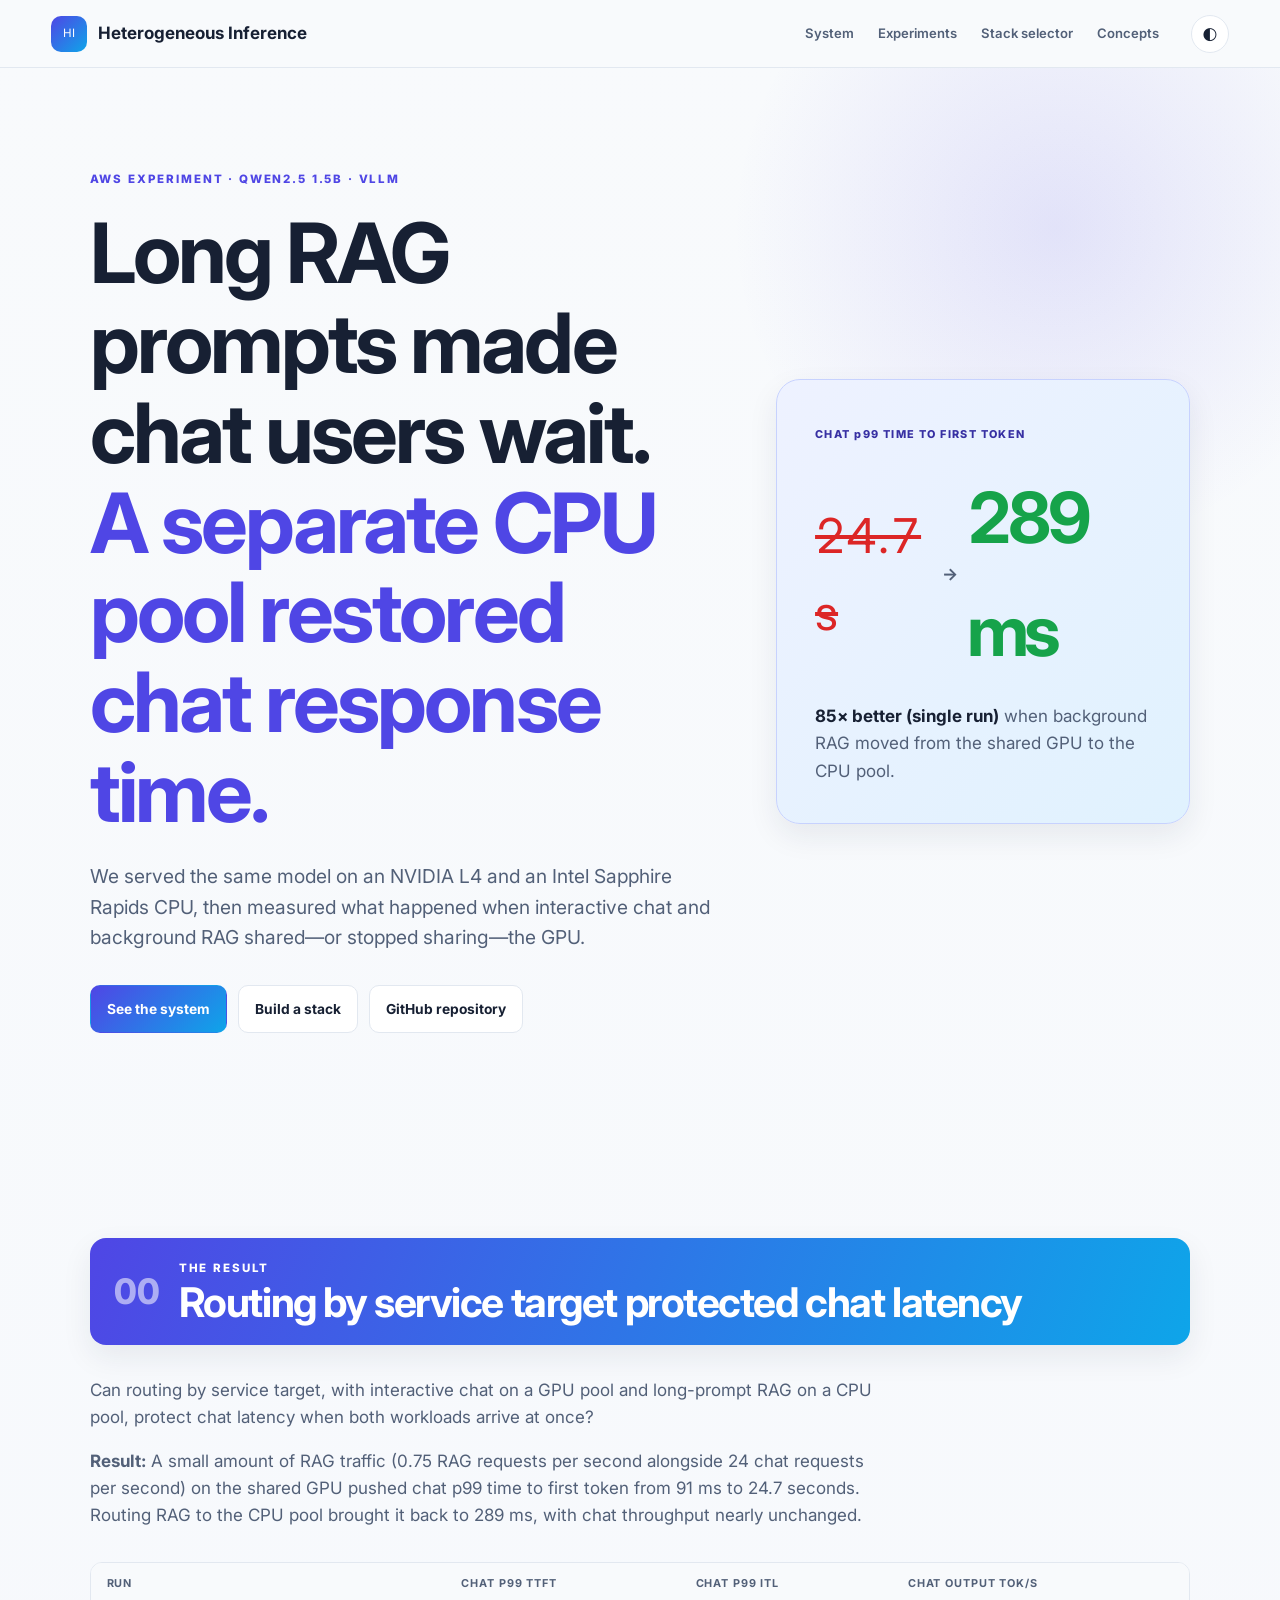
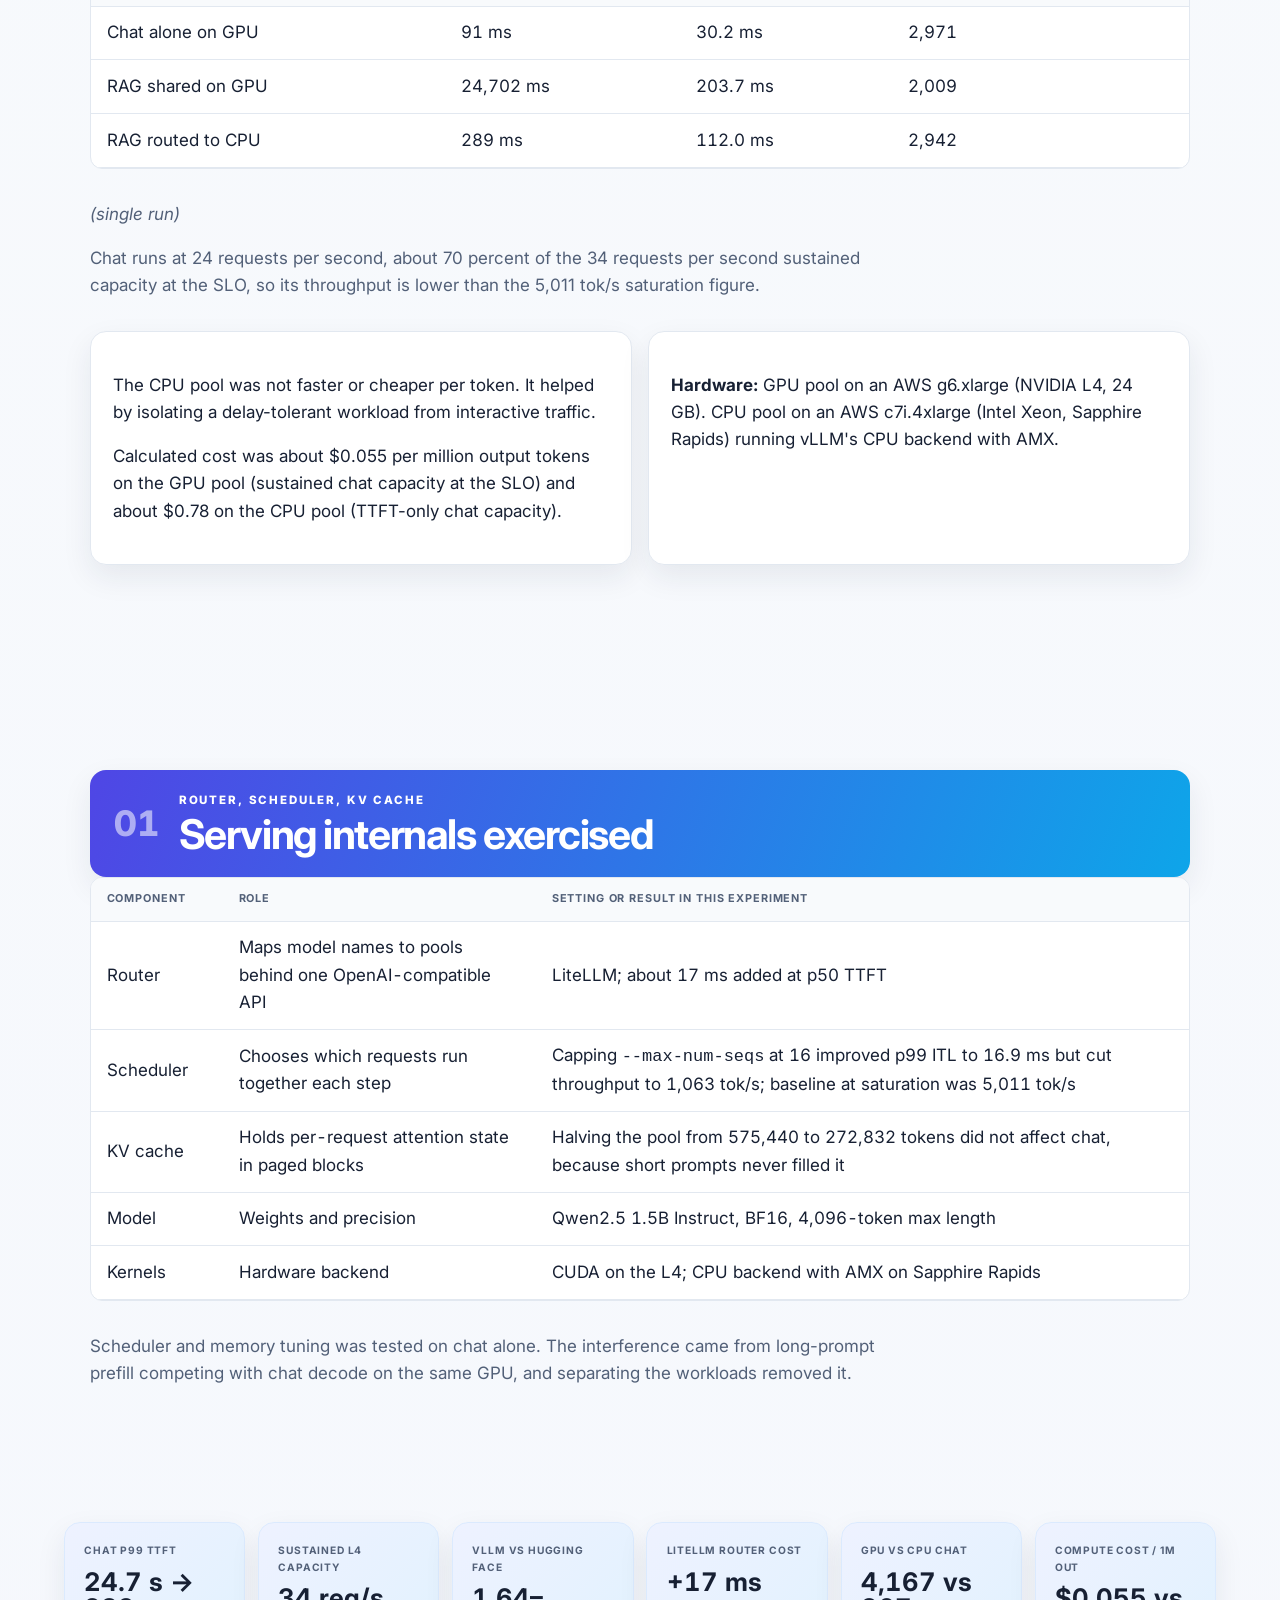
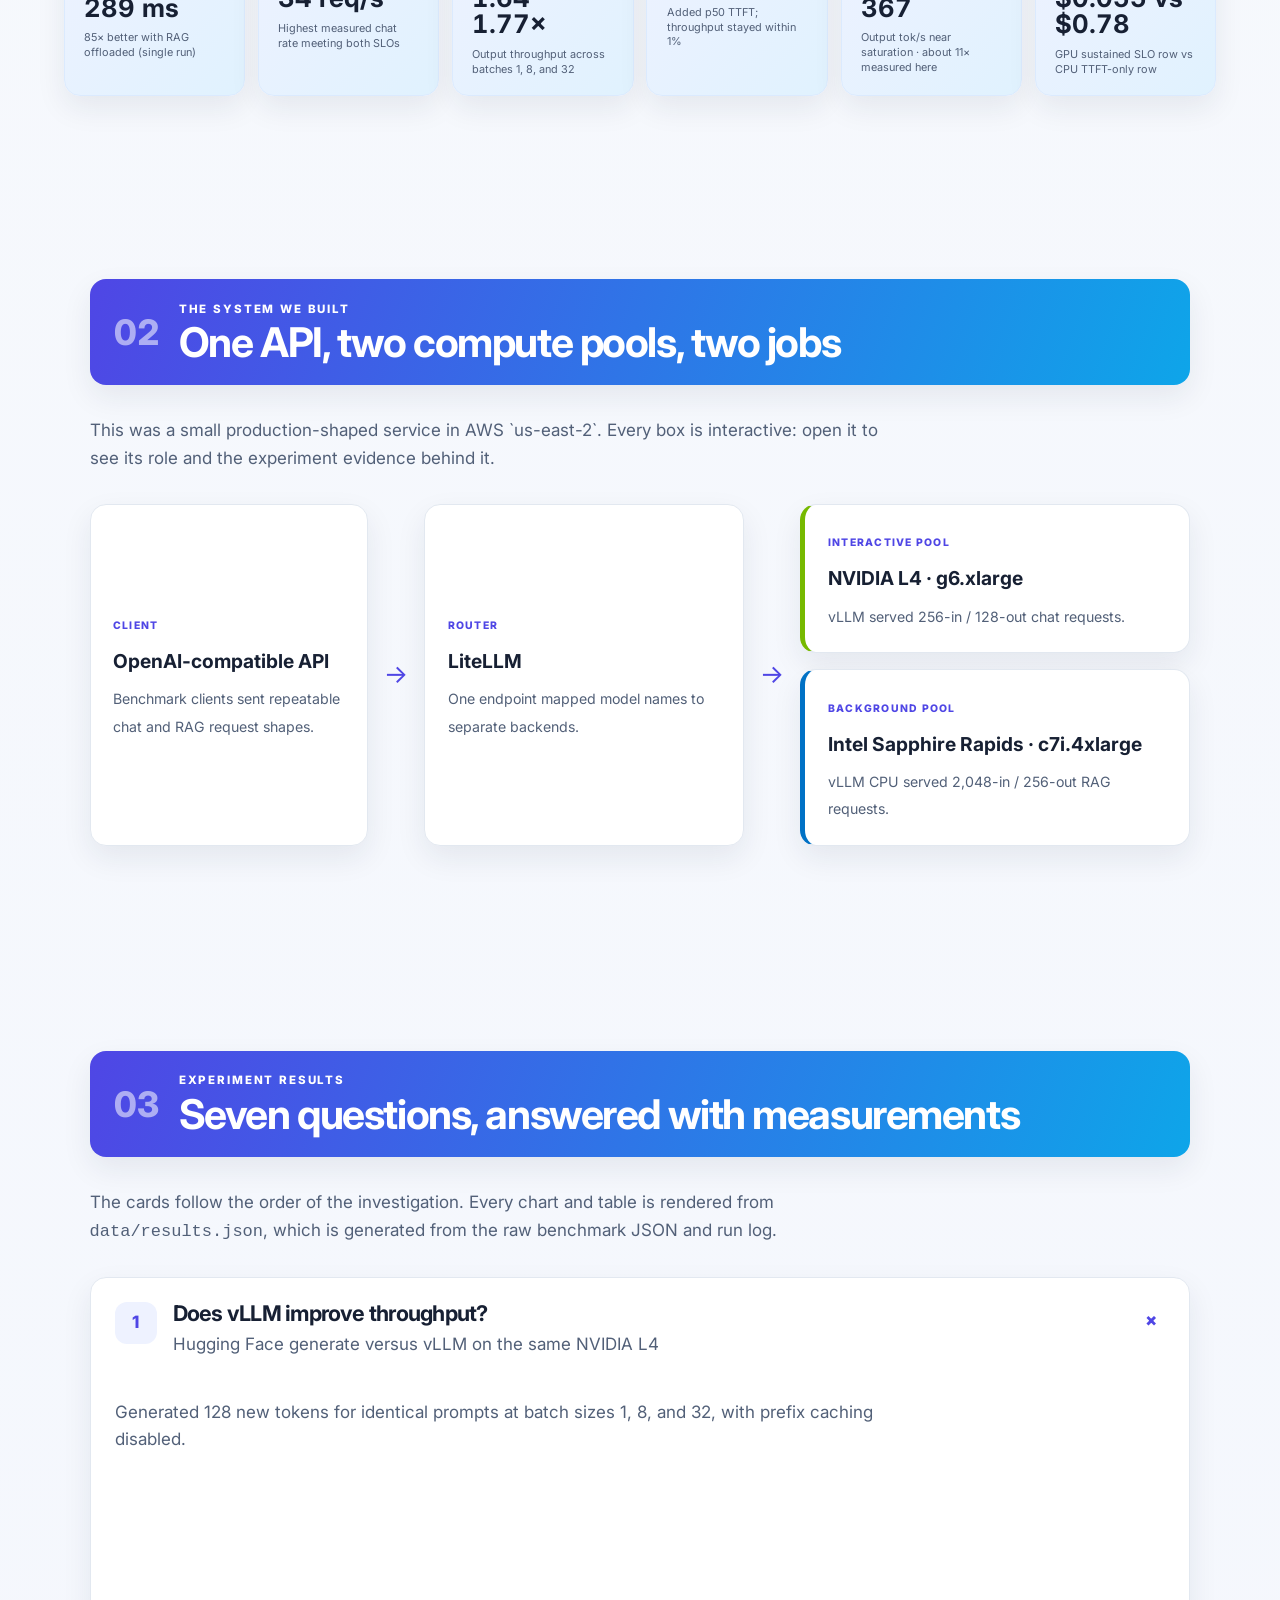
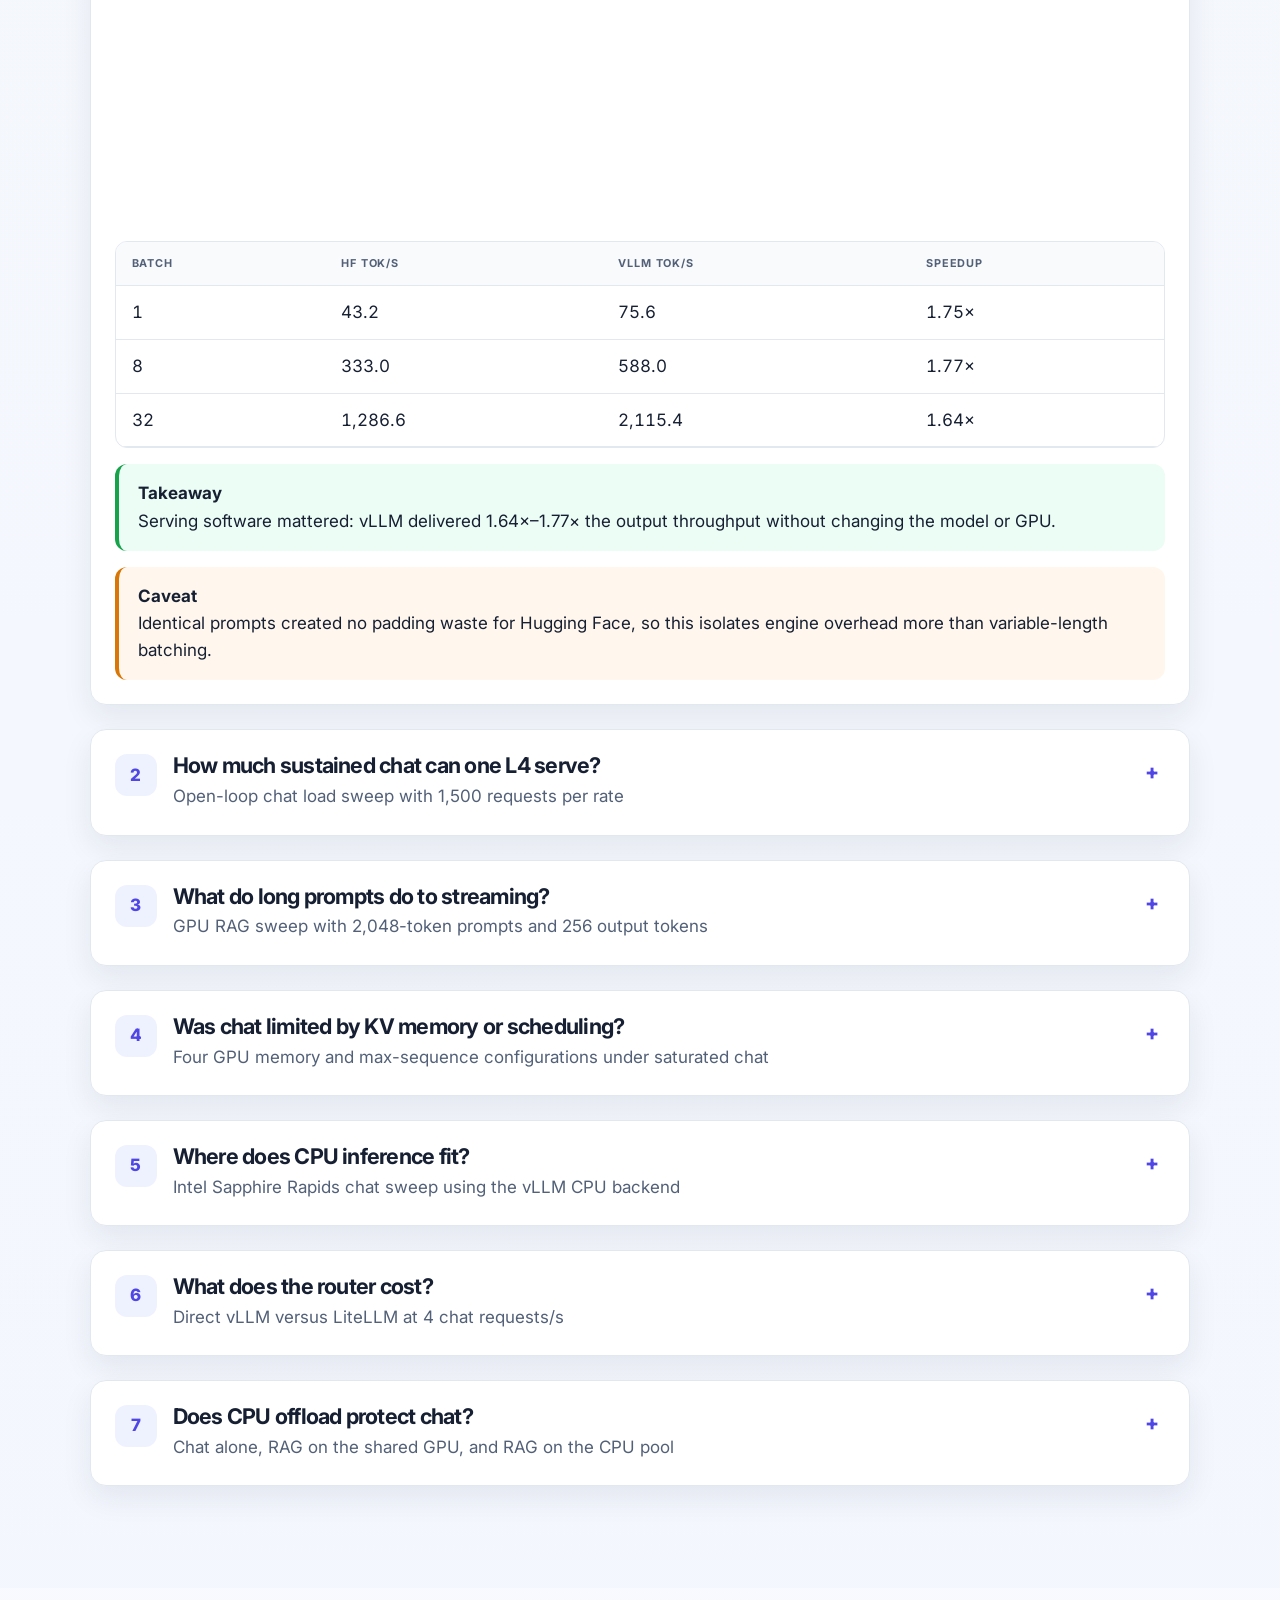
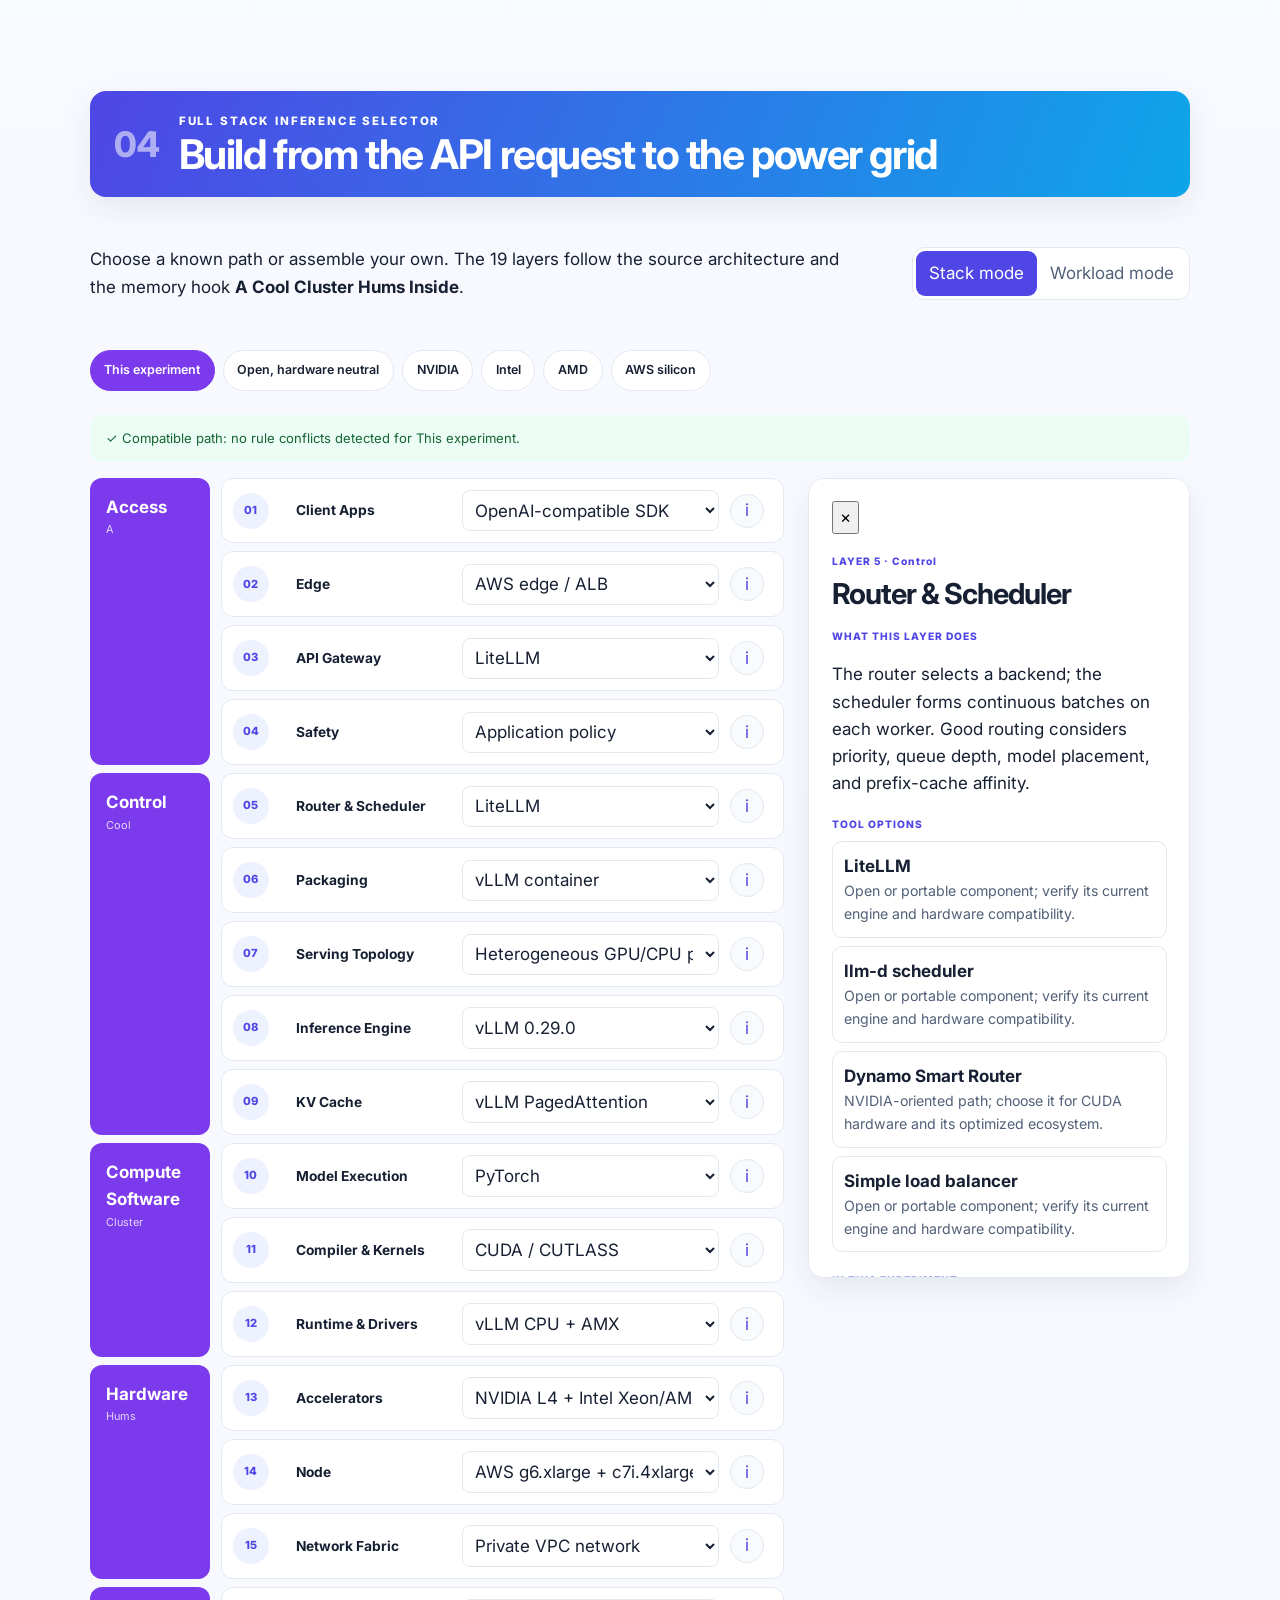
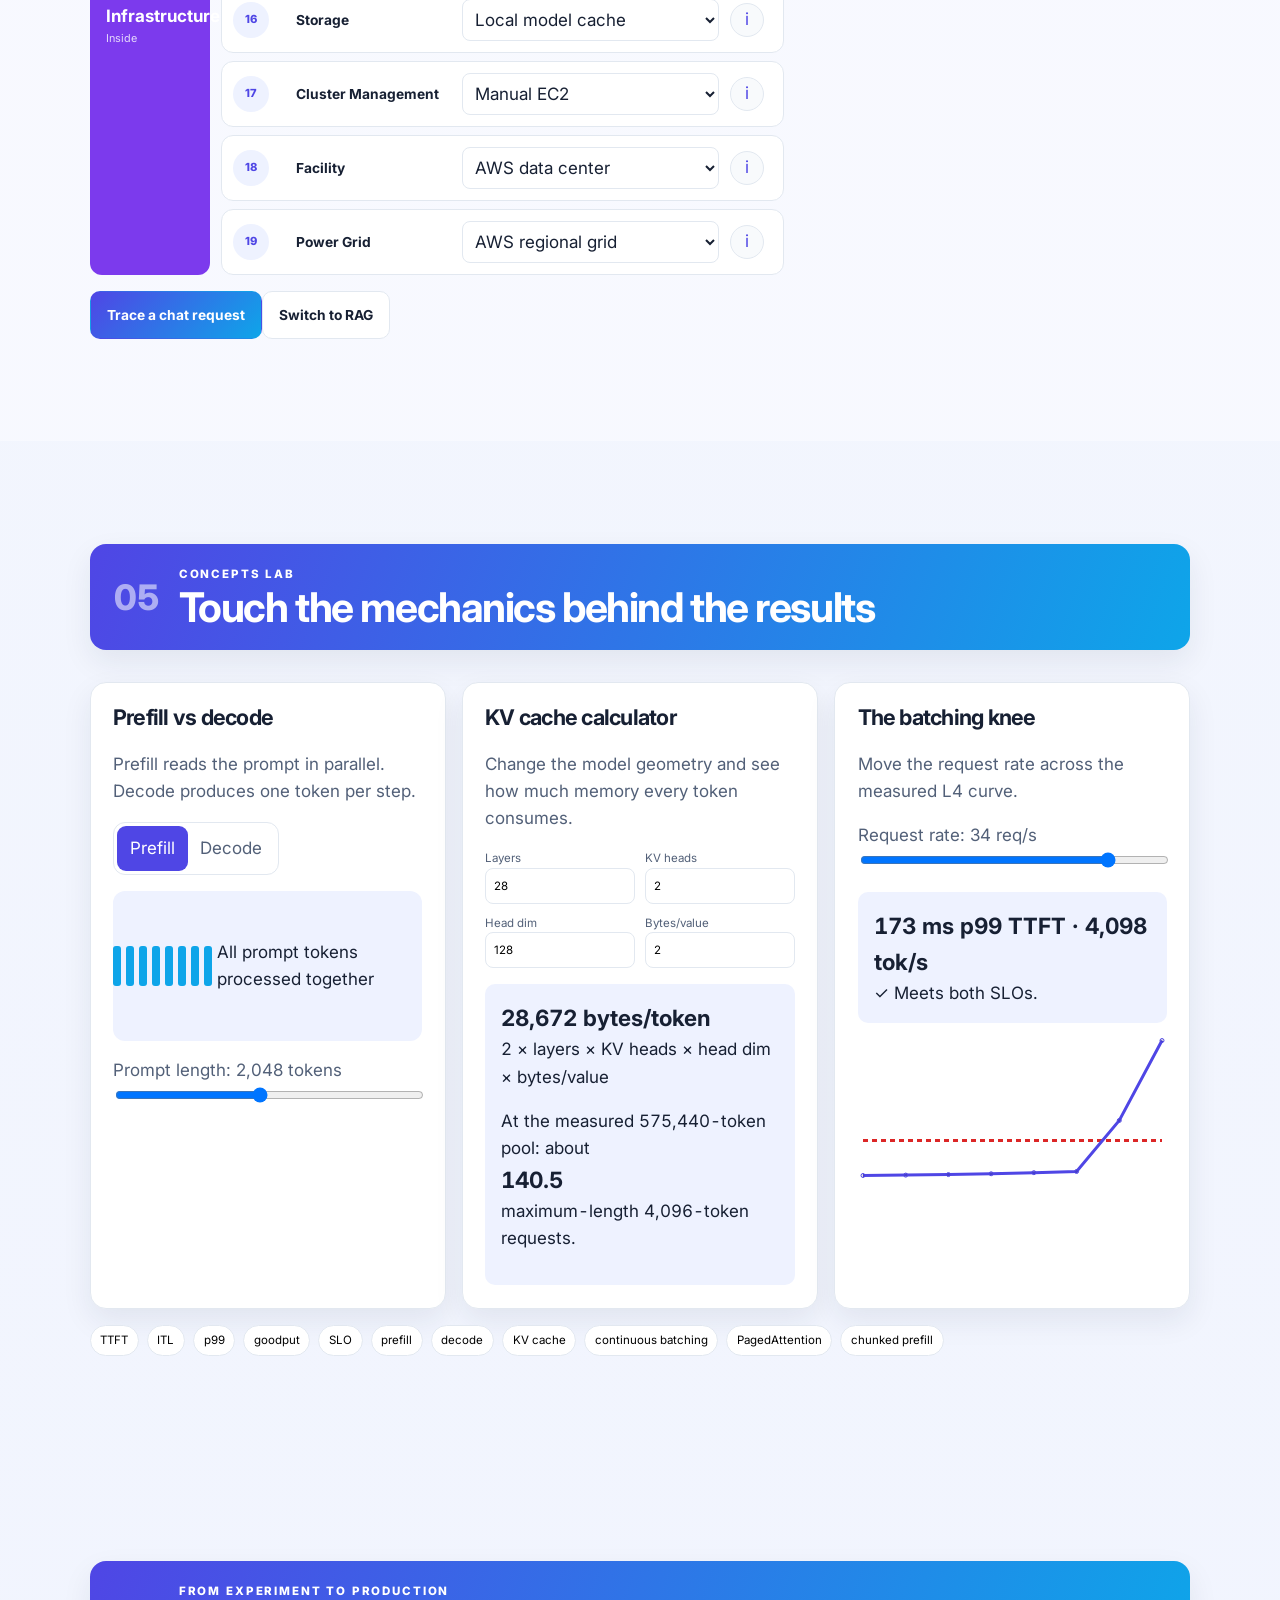
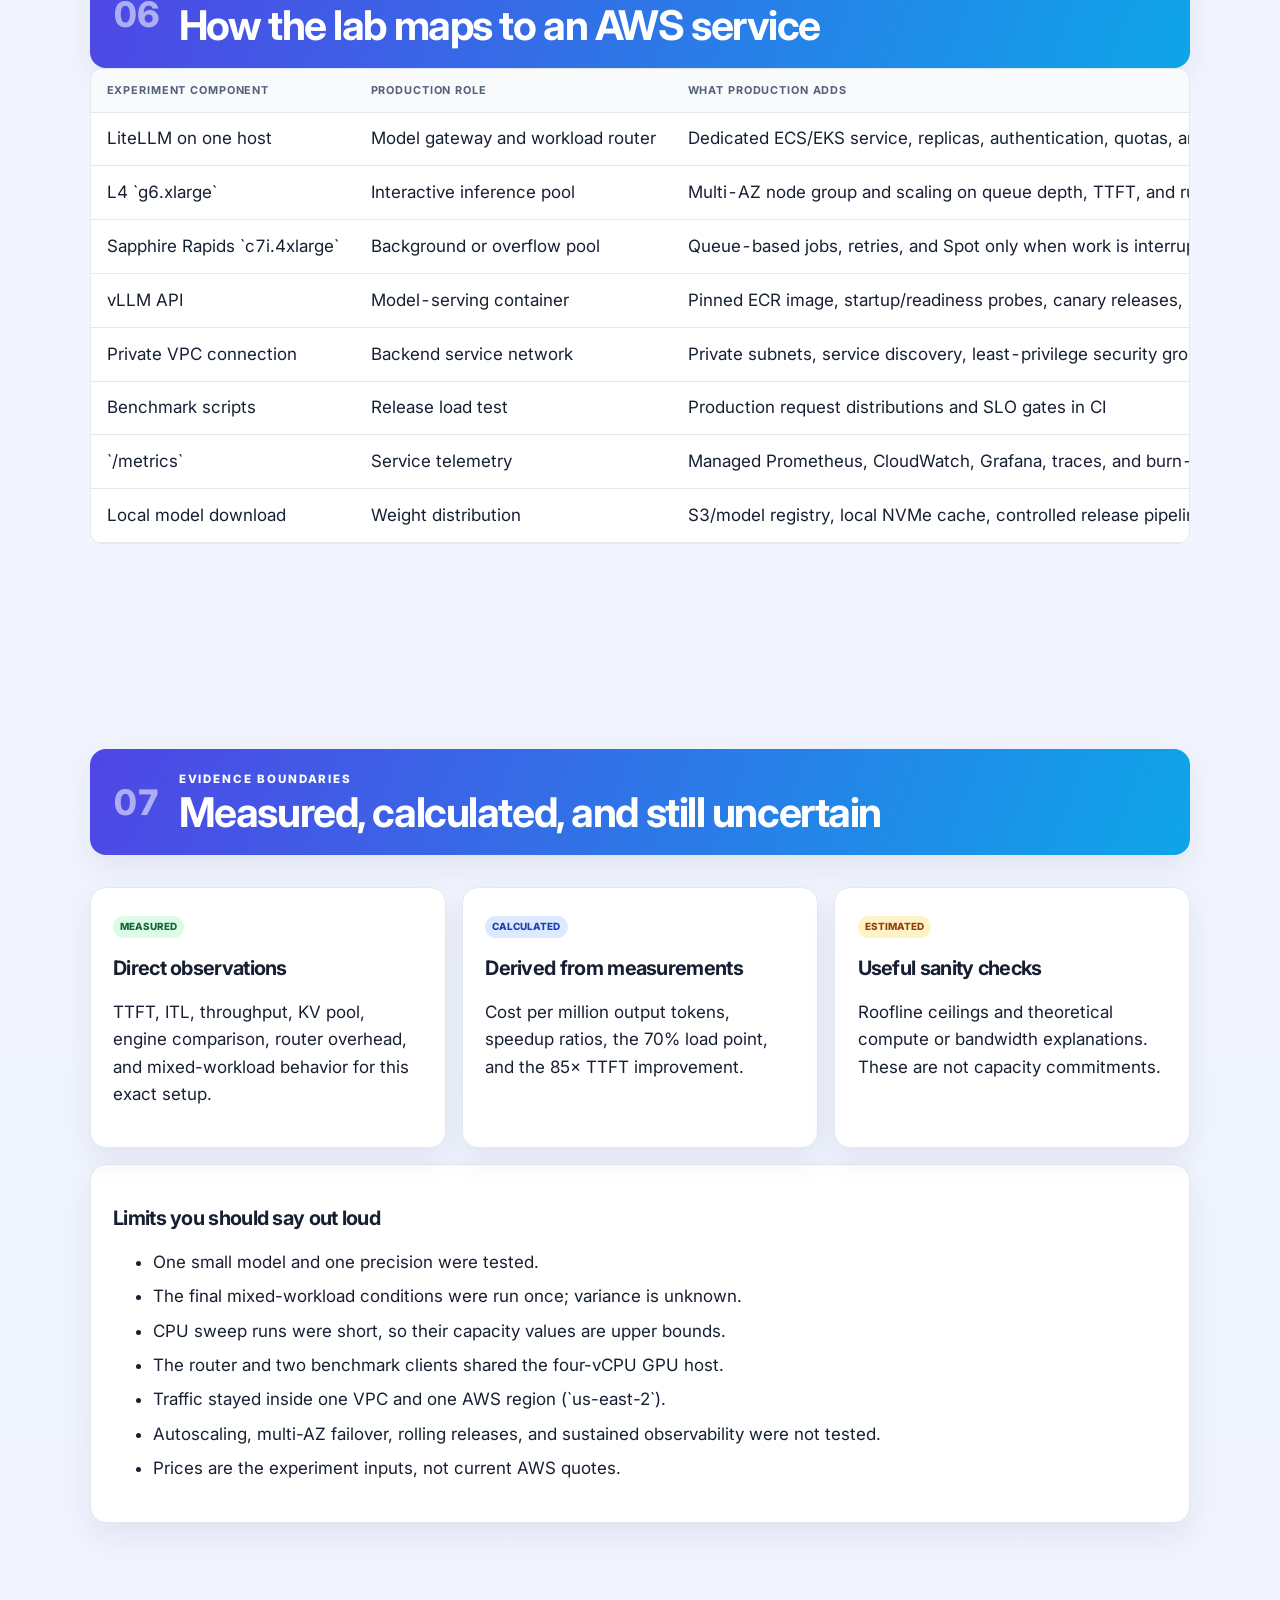
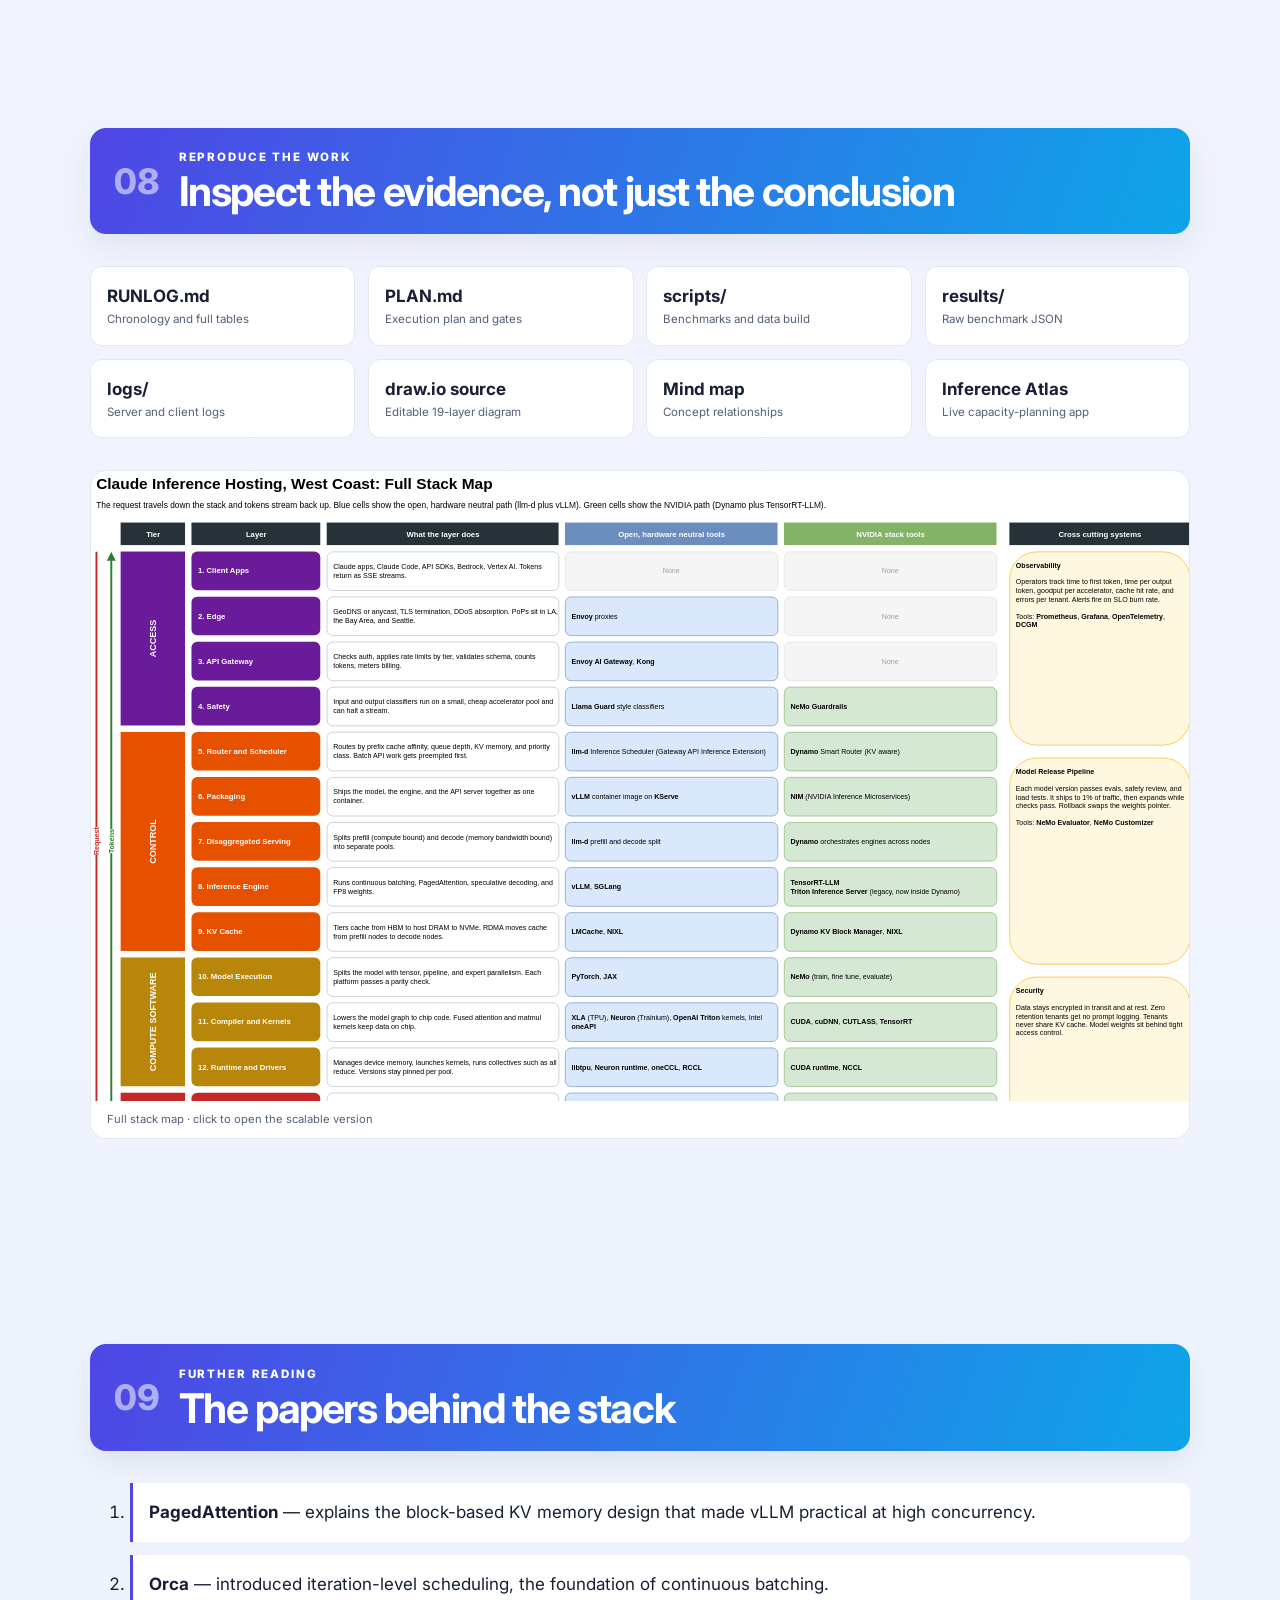
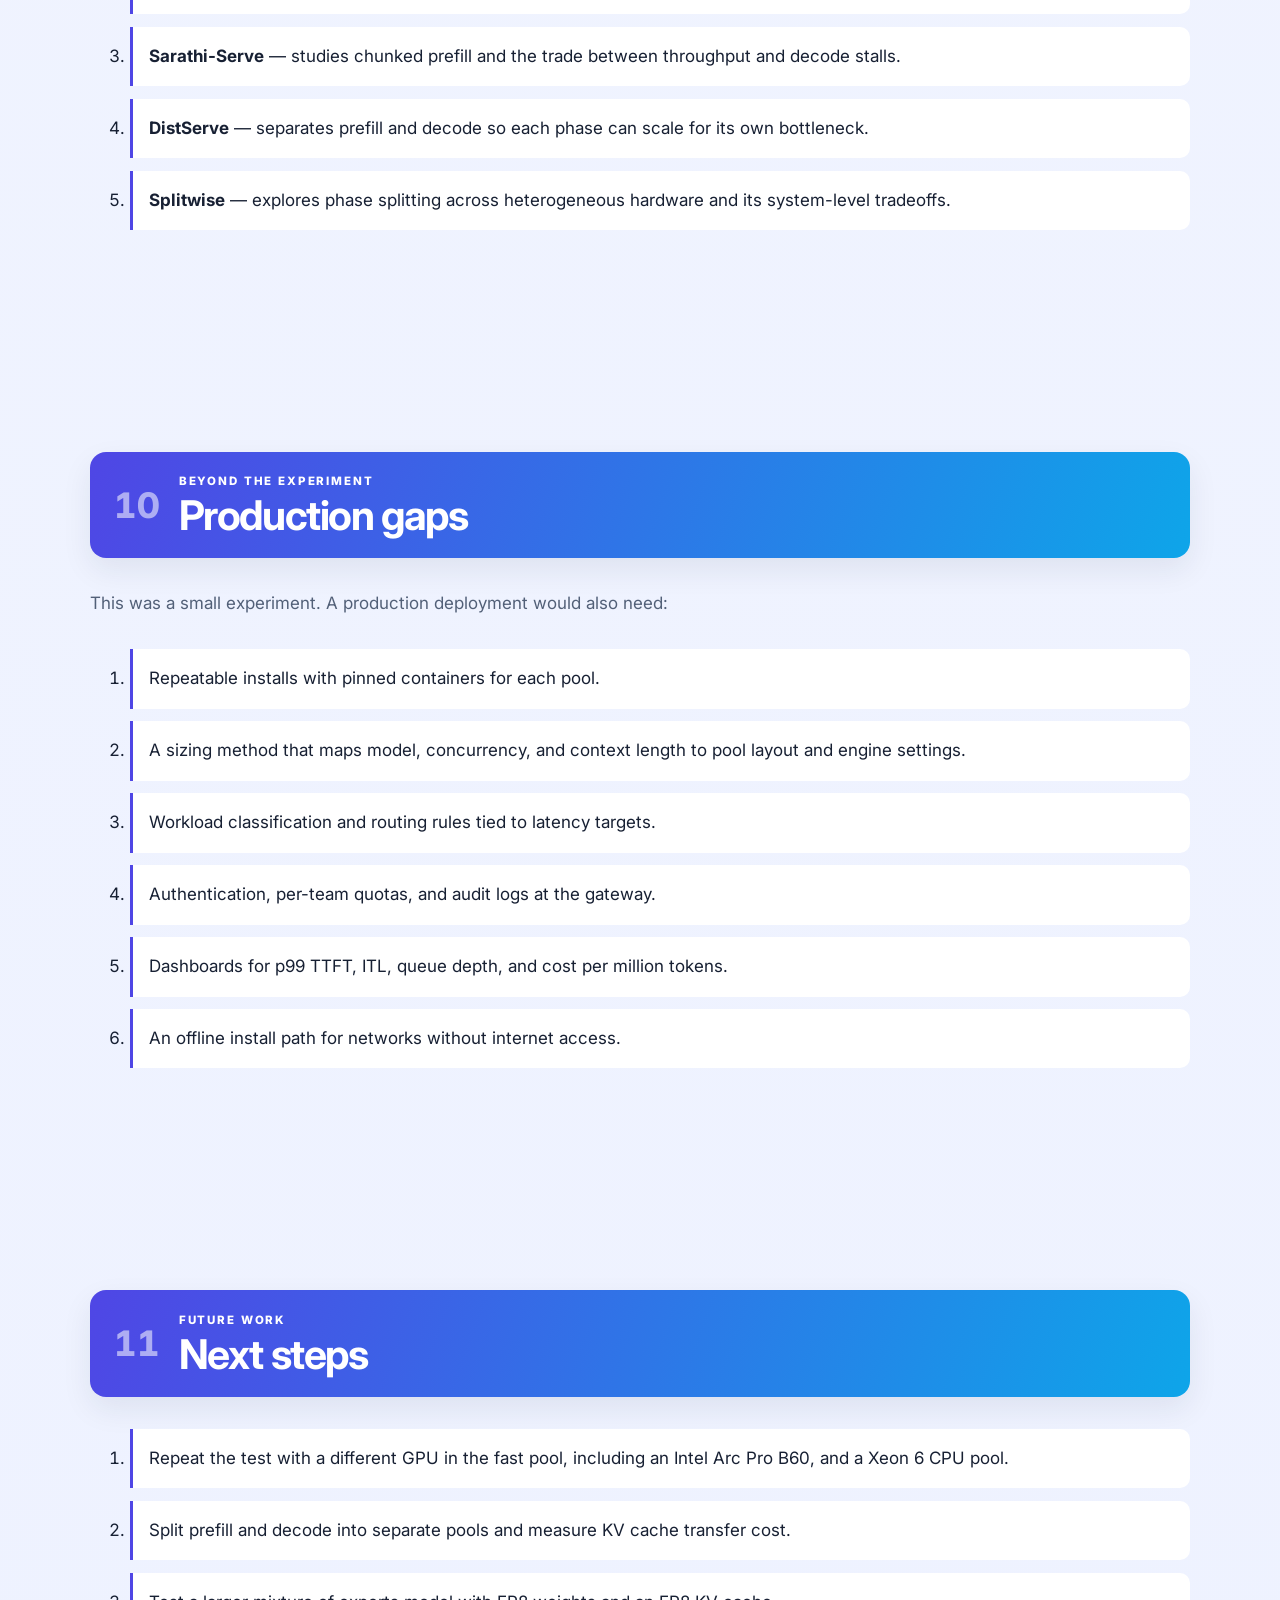
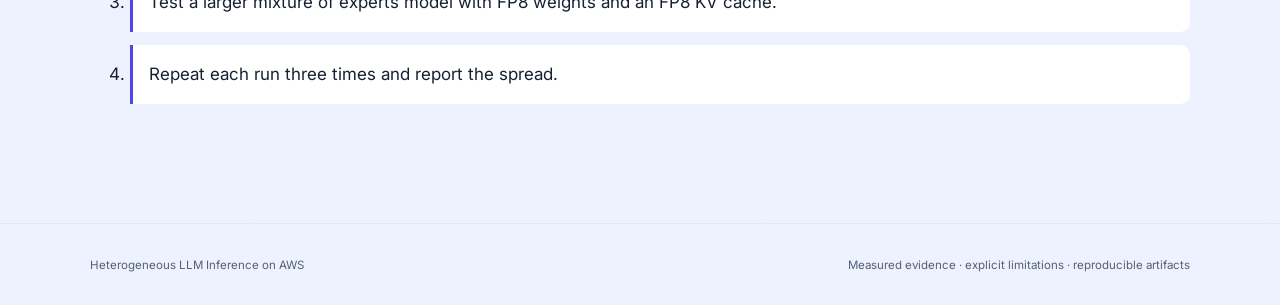
<file: docs/index.html>
<!doctype html>
<html lang="en">
<head>
  <meta charset="utf-8">
  <meta name="viewport" content="width=device-width,initial-scale=1">
  <meta name="description" content="A measured AWS experiment, plus an interactive guide to the full LLM inference stack from API request to power grid.">
  <meta name="theme-color" content="#4f46e5">
  <title>Heterogeneous LLM Inference on AWS</title>
  <link rel="preconnect" href="https://fonts.googleapis.com">
  <link rel="preconnect" href="https://fonts.gstatic.com" crossorigin>
  <link href="https://fonts.googleapis.com/css2?family=Inter:wght@400;500;600;700;800&display=swap" rel="stylesheet">
  <link rel="stylesheet" href="styles.css">
</head>
<body>
  <a class="skip" href="#main">Skip to main content</a>
  <header class="site-nav">
    <a class="wordmark" href="#top"><span>HI</span><strong>Heterogeneous Inference</strong></a>
    <nav aria-label="Page sections"><a href="#system">System</a><a href="#experiments">Experiments</a><a href="#selector">Stack selector</a><a href="#concepts">Concepts</a></nav>
    <button id="themeToggle" class="theme-toggle" type="button" aria-label="Switch color theme" aria-pressed="false">◐</button>
  </header>

  <main id="main">
    <section class="hero" id="top">
      <div class="hero-copy">
        <p class="eyebrow">AWS experiment · Qwen2.5 1.5B · vLLM</p>
        <h1>Long RAG prompts made chat users wait. <span>A separate CPU pool restored chat response time.</span></h1>
        <p class="hero-lede">We served the same model on an NVIDIA L4 and an Intel Sapphire Rapids CPU, then measured what happened when interactive chat and background RAG shared—or stopped sharing—the GPU.</p>
        <div class="hero-actions"><a class="btn primary" href="#system">See the system</a><a class="btn ghost" href="#selector">Build a stack</a><a class="btn ghost" href="https://github.com/abh2050/heterogeneous-llm-inference-on-aws">GitHub repository</a></div>
      </div>
      <aside class="hero-stat" aria-label="Main experiment result">
        <span>CHAT p99 TIME TO FIRST TOKEN</span>
        <div><s id="heroBefore">Loading…</s><b>→</b><strong id="heroAfter">Loading…</strong></div>
        <p><strong id="heroImprovement">Loading result…</strong> when background RAG moved from the shared GPU to the CPU pool.</p>
      </aside>
    </section>

    <section class="section" id="results">
      <header class="section-header"><span>00</span><div><p>THE RESULT</p><h2>Routing by service target protected chat latency</h2></div></header>
      <div class="section-intro"><p>Can routing by service target, with interactive chat on a GPU pool and long-prompt RAG on a CPU pool, protect chat latency when both workloads arrive at once?</p><p><strong>Result:</strong> A small amount of RAG traffic (0.75 RAG requests per second alongside 24 chat requests per second) on the shared GPU pushed chat p99 time to first token from 91 ms to 24.7 seconds. Routing RAG to the CPU pool brought it back to 289 ms, with chat throughput nearly unchanged.</p></div>
      <div class="table-wrap"><table><thead><tr><th>Run</th><th>Chat p99 TTFT</th><th>Chat p99 ITL</th><th>Chat output tok/s</th></tr></thead><tbody><tr><td>Chat alone on GPU</td><td>91 ms</td><td>30.2 ms</td><td>2,971</td></tr><tr><td>RAG shared on GPU</td><td>24,702 ms</td><td>203.7 ms</td><td>2,009</td></tr><tr><td>RAG routed to CPU</td><td>289 ms</td><td>112.0 ms</td><td>2,942</td></tr></tbody></table></div>
      <div class="section-intro"><p><em>(single run)</em></p><p>Chat runs at 24 requests per second, about 70 percent of the 34 requests per second sustained capacity at the SLO, so its throughput is lower than the 5,011 tok/s saturation figure.</p></div>
      <div class="evidence-grid result-notes"><article><p>The CPU pool was not faster or cheaper per token. It helped by isolating a delay-tolerant workload from interactive traffic.</p><p>Calculated cost was about $0.055 per million output tokens on the GPU pool (sustained chat capacity at the SLO) and about $0.78 on the CPU pool (TTFT-only chat capacity).</p></article><article><p><strong>Hardware:</strong> GPU pool on an AWS g6.xlarge (NVIDIA L4, 24 GB). CPU pool on an AWS c7i.4xlarge (Intel Xeon, Sapphire Rapids) running vLLM's CPU backend with AMX.</p></article></div>
    </section>

    <section class="section" id="internals">
      <header class="section-header"><span>01</span><div><p>ROUTER, SCHEDULER, KV CACHE</p><h2>Serving internals exercised</h2></div></header>
      <div class="table-wrap wrap-cells"><table><thead><tr><th>Component</th><th>Role</th><th>Setting or result in this experiment</th></tr></thead><tbody><tr><td>Router</td><td>Maps model names to pools behind one OpenAI-compatible API</td><td>LiteLLM; about 17 ms added at p50 TTFT</td></tr><tr><td>Scheduler</td><td>Chooses which requests run together each step</td><td>Capping <code>--max-num-seqs</code> at 16 improved p99 ITL to 16.9 ms but cut throughput to 1,063 tok/s; baseline at saturation was 5,011 tok/s</td></tr><tr><td>KV cache</td><td>Holds per-request attention state in paged blocks</td><td>Halving the pool from 575,440 to 272,832 tokens did not affect chat, because short prompts never filled it</td></tr><tr><td>Model</td><td>Weights and precision</td><td>Qwen2.5 1.5B Instruct, BF16, 4,096-token max length</td></tr><tr><td>Kernels</td><td>Hardware backend</td><td>CUDA on the L4; CPU backend with AMX on Sapphire Rapids</td></tr></tbody></table></div>
      <div class="section-intro"><p>Scheduler and memory tuning was tested on chat alone. The interference came from long-prompt prefill competing with chat decode on the same GPU, and separating the workloads removed it.</p></div>
    </section>

    <section class="scoreboard" aria-label="Experiment highlights"><div id="scoreboard" class="score-grid"></div></section>

    <section class="section" id="system">
      <header class="section-header"><span>02</span><div><p>THE SYSTEM WE BUILT</p><h2>One API, two compute pools, two jobs</h2></div></header>
      <div class="section-intro"><p>This was a small production-shaped service in AWS `us-east-2`. Every box is interactive: open it to see its role and the experiment evidence behind it.</p></div>
      <div class="system-diagram" id="systemDiagram" aria-label="Interactive experiment architecture"></div>
      <div id="systemDetail" class="system-detail" hidden></div>
    </section>

    <section class="section" id="experiments">
      <header class="section-header"><span>03</span><div><p>EXPERIMENT RESULTS</p><h2>Seven questions, answered with measurements</h2></div></header>
      <div class="section-intro"><p>The cards follow the order of the investigation. Every chart and table is rendered from <code>data/results.json</code>, which is generated from the raw benchmark JSON and run log.</p></div>
      <div id="experimentCards" class="experiment-list"></div>
    </section>

    <section class="section selector-section" id="selector">
      <header class="section-header"><span>04</span><div><p>FULL STACK INFERENCE SELECTOR</p><h2>Build from the API request to the power grid</h2></div></header>
      <div class="selector-intro"><p>Choose a known path or assemble your own. The 19 layers follow the source architecture and the memory hook <strong>A Cool Cluster Hums Inside</strong>.</p><div class="mode-toggle" role="group" aria-label="Selector mode"><button class="active" data-mode="stack">Stack mode</button><button data-mode="workload">Workload mode</button></div></div>

      <div id="stackMode">
        <div id="presetBar" class="preset-bar" aria-label="Stack presets"></div>
        <div id="compatSummary" class="compat-summary" role="status"></div>
        <div class="selector-layout">
          <div><div id="stackRows" class="stack-rows"></div><button id="traceButton" class="btn primary trace-button" type="button">Trace a chat request</button><button id="traceType" class="btn ghost" type="button">Switch to RAG</button></div>
          <aside id="layerPanel" class="layer-panel" aria-live="polite"></aside>
        </div>
      </div>

      <div id="workloadMode" hidden>
        <div class="workload-grid">
          <form id="workloadForm" class="workload-form">
            <fieldset><legend>Workload mix</legend><label>Chat <output id="chatOut">60%</output><input name="chat" type="range" min="0" max="100" value="60"></label><label>RAG <output id="ragOut">25%</output><input name="rag" type="range" min="0" max="100" value="25"></label><label>Batch <output id="batchOut">10%</output><input name="batch" type="range" min="0" max="100" value="10"></label><label>Agents <output id="agentOut">5%</output><input name="agent" type="range" min="0" max="100" value="5"></label></fieldset>
            <fieldset><legend>Prompt length</legend><label class="radio"><input type="radio" name="prompt" value="short" checked> Short · about 256 tokens</label><label class="radio"><input type="radio" name="prompt" value="long"> Long · about 2,048 tokens</label></fieldset>
            <fieldset><legend>Service targets</legend><label>p99 TTFT (ms)<input name="ttft" type="number" min="1" value="1000"></label><label>p99 ITL (ms)<input name="itl" type="number" min="1" value="100"></label><label>Traffic (requests/s)<input name="rate" type="number" min="0" step="1" value="24"></label></fieldset>
          </form>
          <div id="recommendation" class="recommendation" aria-live="polite"></div>
        </div>
      </div>
    </section>

    <section class="section" id="concepts">
      <header class="section-header"><span>05</span><div><p>CONCEPTS LAB</p><h2>Touch the mechanics behind the results</h2></div></header>
      <div class="concept-grid">
        <article class="lab-card"><h3>Prefill vs decode</h3><p>Prefill reads the prompt in parallel. Decode produces one token per step.</p><div class="phase-tabs"><button class="active" data-phase="prefill">Prefill</button><button data-phase="decode">Decode</button></div><div id="phaseViz" class="phase-viz"></div><label>Prompt length: <output id="promptOut">2,048</output> tokens<input id="promptSlider" type="range" min="256" max="4096" step="256" value="2048"></label></article>
        <article class="lab-card"><h3>KV cache calculator</h3><p>Change the model geometry and see how much memory every token consumes.</p><div class="kv-form"><label>Layers<input id="kvLayers" type="number" value="28" min="1"></label><label>KV heads<input id="kvHeads" type="number" value="2" min="1"></label><label>Head dim<input id="kvDim" type="number" value="128" min="1"></label><label>Bytes/value<input id="kvBytes" type="number" value="2" min="0.5" step="0.5"></label></div><div id="kvResult" class="lab-result"></div></article>
        <article class="lab-card"><h3>The batching knee</h3><p>Move the request rate across the measured L4 curve.</p><label>Request rate: <output id="kneeOut">34</output> req/s<input id="kneeSlider" type="range" min="16" max="38" step="2" value="34"></label><div id="kneeResult" class="lab-result"></div><div class="mini-chart"><canvas id="kneeChart"></canvas></div></article>
      </div>
      <div id="glossary" class="glossary"></div>
    </section>

    <section class="section" id="production">
      <header class="section-header"><span>06</span><div><p>FROM EXPERIMENT TO PRODUCTION</p><h2>How the lab maps to an AWS service</h2></div></header>
      <div class="table-wrap"><table><thead><tr><th>Experiment component</th><th>Production role</th><th>What production adds</th></tr></thead><tbody><tr><td>LiteLLM on one host</td><td>Model gateway and workload router</td><td>Dedicated ECS/EKS service, replicas, authentication, quotas, and health routing</td></tr><tr><td>L4 `g6.xlarge`</td><td>Interactive inference pool</td><td>Multi-AZ node group and scaling on queue depth, TTFT, and running requests</td></tr><tr><td>Sapphire Rapids `c7i.4xlarge`</td><td>Background or overflow pool</td><td>Queue-based jobs, retries, and Spot only when work is interruptible</td></tr><tr><td>vLLM API</td><td>Model-serving container</td><td>Pinned ECR image, startup/readiness probes, canary releases, rollback</td></tr><tr><td>Private VPC connection</td><td>Backend service network</td><td>Private subnets, service discovery, least-privilege security groups</td></tr><tr><td>Benchmark scripts</td><td>Release load test</td><td>Production request distributions and SLO gates in CI</td></tr><tr><td>`/metrics`</td><td>Service telemetry</td><td>Managed Prometheus, CloudWatch, Grafana, traces, and burn-rate alerts</td></tr><tr><td>Local model download</td><td>Weight distribution</td><td>S3/model registry, local NVMe cache, controlled release pipeline</td></tr></tbody></table></div>
    </section>

    <section class="section" id="limitations">
      <header class="section-header"><span>07</span><div><p>EVIDENCE BOUNDARIES</p><h2>Measured, calculated, and still uncertain</h2></div></header>
      <div class="evidence-grid"><article><span class="badge measured">MEASURED</span><h3>Direct observations</h3><p>TTFT, ITL, throughput, KV pool, engine comparison, router overhead, and mixed-workload behavior for this exact setup.</p></article><article><span class="badge calculated">CALCULATED</span><h3>Derived from measurements</h3><p>Cost per million output tokens, speedup ratios, the 70% load point, and the 85× TTFT improvement.</p></article><article><span class="badge estimated">ESTIMATED</span><h3>Useful sanity checks</h3><p>Roofline ceilings and theoretical compute or bandwidth explanations. These are not capacity commitments.</p></article></div>
      <div class="limitations"><h3>Limits you should say out loud</h3><ul><li>One small model and one precision were tested.</li><li>The final mixed-workload conditions were run once; variance is unknown.</li><li>CPU sweep runs were short, so their capacity values are upper bounds.</li><li>The router and two benchmark clients shared the four-vCPU GPU host.</li><li>Traffic stayed inside one VPC and one AWS region (`us-east-2`).</li><li>Autoscaling, multi-AZ failover, rolling releases, and sustained observability were not tested.</li><li>Prices are the experiment inputs, not current AWS quotes.</li></ul></div>
    </section>

    <section class="section" id="reproduce">
      <header class="section-header"><span>08</span><div><p>REPRODUCE THE WORK</p><h2>Inspect the evidence, not just the conclusion</h2></div></header>
      <div class="resource-grid"><a href="https://github.com/abh2050/heterogeneous-llm-inference-on-aws/blob/main/RUNLOG.md"><strong>RUNLOG.md</strong><span>Chronology and full tables</span></a><a href="https://github.com/abh2050/heterogeneous-llm-inference-on-aws/blob/main/PLAN.md"><strong>PLAN.md</strong><span>Execution plan and gates</span></a><a href="https://github.com/abh2050/heterogeneous-llm-inference-on-aws/tree/main/scripts"><strong>scripts/</strong><span>Benchmarks and data build</span></a><a href="https://github.com/abh2050/heterogeneous-llm-inference-on-aws/tree/main/results"><strong>results/</strong><span>Raw benchmark JSON</span></a><a href="https://github.com/abh2050/heterogeneous-llm-inference-on-aws/tree/main/logs"><strong>logs/</strong><span>Server and client logs</span></a><a href="assets/claude-inference-stack.drawio"><strong>draw.io source</strong><span>Editable 19-layer diagram</span></a><a href="assets/notebooklm-mind-map.png"><strong>Mind map</strong><span>Concept relationships</span></a><a href="https://inference-atlas-one.vercel.app"><strong>Inference Atlas</strong><span>Live capacity-planning app</span></a></div>
      <figure class="full-map"><a href="assets/claude-inference-stack.svg"><img src="assets/claude-inference-stack.svg" loading="lazy" alt="Full nineteen-layer inference stack map from client applications to the power grid"></a><figcaption>Full stack map · click to open the scalable version</figcaption></figure>
    </section>

    <section class="section reading" id="reading">
      <header class="section-header"><span>09</span><div><p>FURTHER READING</p><h2>The papers behind the stack</h2></div></header>
      <ol><li><strong>PagedAttention</strong> — explains the block-based KV memory design that made vLLM practical at high concurrency.</li><li><strong>Orca</strong> — introduced iteration-level scheduling, the foundation of continuous batching.</li><li><strong>Sarathi-Serve</strong> — studies chunked prefill and the trade between throughput and decode stalls.</li><li><strong>DistServe</strong> — separates prefill and decode so each phase can scale for its own bottleneck.</li><li><strong>Splitwise</strong> — explores phase splitting across heterogeneous hardware and its system-level tradeoffs.</li></ol>
    </section>

    <section class="section reading" id="production-gaps">
      <header class="section-header"><span>10</span><div><p>BEYOND THE EXPERIMENT</p><h2>Production gaps</h2></div></header>
      <div class="section-intro"><p>This was a small experiment. A production deployment would also need:</p></div>
      <ol><li>Repeatable installs with pinned containers for each pool.</li><li>A sizing method that maps model, concurrency, and context length to pool layout and engine settings.</li><li>Workload classification and routing rules tied to latency targets.</li><li>Authentication, per-team quotas, and audit logs at the gateway.</li><li>Dashboards for p99 TTFT, ITL, queue depth, and cost per million tokens.</li><li>An offline install path for networks without internet access.</li></ol>
    </section>

    <section class="section reading" id="next-steps">
      <header class="section-header"><span>11</span><div><p>FUTURE WORK</p><h2>Next steps</h2></div></header>
      <ol><li>Repeat the test with a different GPU in the fast pool, including an Intel Arc Pro B60, and a Xeon 6 CPU pool.</li><li>Split prefill and decode into separate pools and measure KV cache transfer cost.</li><li>Test a larger mixture of experts model with FP8 weights and an FP8 KV cache.</li><li>Repeat each run three times and report the spread.</li></ol>
    </section>
  </main>

  <footer><span>Heterogeneous LLM Inference on AWS</span><span>Measured evidence · explicit limitations · reproducible artifacts</span></footer>
  <script src="vendor/chart.umd.min.js"></script>
  <script src="app.js"></script>
</body>
</html>
</file>
<file: docs/styles.css>
:root{--bg:#f8fafc;--bg-end:#eef2ff;--card:#fff;--card-soft:#f8fafc;--text:#172033;--muted:#526078;--border:#e2e8f0;--indigo:#4f46e5;--sky:#0ea5e9;--green:#16a34a;--red:#dc2626;--amber:#d97706;--purple:#7c3aed;--nvidia:#76b900;--intel:#0071c5;--amd:#ed1c24;--google:#4285f4;--aws:#ff9900;--shadow:0 12px 30px rgba(30,41,59,.08);--radius:16px;color-scheme:light}*{box-sizing:border-box}html{scroll-behavior:smooth;scroll-padding-top:76px}body{margin:0;background:linear-gradient(180deg,var(--bg),var(--bg-end));color:var(--text);font:17px/1.6 Inter,system-ui,sans-serif;min-height:100vh}button,input,select{font:inherit}button,a{touch-action:manipulation}img{max-width:100%}.skip{position:fixed;left:1rem;top:-5rem;z-index:100;background:var(--text);color:#fff;padding:.6rem 1rem;border-radius:8px}.skip:focus{top:1rem}.site-nav{height:68px;position:sticky;top:0;z-index:50;display:flex;align-items:center;gap:2rem;padding:0 clamp(1rem,4vw,4rem);background:rgba(248,250,252,.9);border-bottom:1px solid var(--border);backdrop-filter:blur(16px)}.wordmark{display:flex;align-items:center;gap:.7rem;color:var(--text);text-decoration:none;white-space:nowrap}.wordmark>span{display:grid;place-items:center;width:36px;height:36px;border-radius:10px;background:linear-gradient(135deg,var(--indigo),var(--sky));color:#fff;font-size:.72rem}.site-nav nav{margin-left:auto;display:flex;gap:1.5rem}.site-nav nav a{color:var(--muted);font-size:.82rem;font-weight:600;text-decoration:none}.site-nav nav a:hover,.site-nav nav a:focus{color:var(--indigo)}.theme-toggle{width:38px;height:38px;border:1px solid var(--border);background:var(--card);color:var(--text);border-radius:50%;cursor:pointer}.hero{min-height:calc(100vh - 68px);display:grid;grid-template-columns:1.2fr .8fr;align-items:center;gap:5vw;padding:clamp(4rem,8vw,8rem) clamp(1.2rem,7vw,8rem);position:relative;overflow:hidden}.hero:after{content:"";position:absolute;right:-10vw;top:-15vw;width:55vw;height:55vw;border-radius:50%;background:radial-gradient(circle,rgba(79,70,229,.13),transparent 65%);pointer-events:none}.eyebrow,.section-header p{margin:0;text-transform:uppercase;letter-spacing:.16em;font-size:.72rem;font-weight:800}.eyebrow{color:var(--indigo)}h1,h2,h3{line-height:1.08;letter-spacing:-.035em}h1{font-size:clamp(3rem,6.5vw,6.4rem);margin:1.2rem 0 1.5rem;max-width:13ch}h1 span{color:var(--indigo)}.hero-lede{max-width:68ch;color:var(--muted);font-size:clamp(1.05rem,1.5vw,1.3rem)}.hero-actions{display:flex;gap:.7rem;margin-top:2rem}.btn{display:inline-flex;align-items:center;justify-content:center;border-radius:10px;padding:.75rem 1rem;font-weight:700;font-size:.86rem;text-decoration:none;cursor:pointer;border:1px solid transparent}.btn.primary{background:linear-gradient(135deg,var(--indigo),var(--sky));color:#fff}.btn.ghost{background:var(--card);border-color:var(--border);color:var(--text)}.hero-stat{position:relative;z-index:1;padding:clamp(1.6rem,3vw,3rem);border:1px solid #c7d2fe;border-radius:24px;background:linear-gradient(135deg,#eef2ff,#e0f2fe);box-shadow:var(--shadow)}.hero-stat>span{font-size:.68rem;font-weight:800;letter-spacing:.13em;color:#3730a3}.hero-stat>div{display:flex;align-items:center;gap:.6rem;margin:1rem 0;font-variant-numeric:tabular-nums}.hero-stat s{font-size:clamp(1.6rem,4vw,3rem);color:var(--red)}.hero-stat b{color:var(--muted)}.hero-stat div strong{font-size:clamp(2.3rem,5.5vw,5.2rem);letter-spacing:-.07em;color:var(--green)}.hero-stat p{margin:0;color:var(--muted)}.hero-stat p strong{color:var(--text)}.scoreboard{padding:0 clamp(1.2rem,5vw,5rem) 5rem}.score-grid{display:grid;grid-template-columns:repeat(6,1fr);gap:.8rem}.stat-card{min-width:0;padding:1.2rem;background:linear-gradient(135deg,#eef2ff,#e0f2fe);border:1px solid #dbeafe;border-radius:var(--radius);box-shadow:var(--shadow)}.stat-card span{display:block;color:var(--muted);font-size:.64rem;font-weight:700;text-transform:uppercase;letter-spacing:.08em}.stat-card strong{display:block;margin:.65rem 0;font-size:clamp(1.3rem,2vw,2rem);line-height:1;font-variant-numeric:tabular-nums}.stat-card small{display:block;color:var(--muted);font-size:.68rem;line-height:1.35}.section{padding:clamp(4rem,8vw,8rem) clamp(1.2rem,7vw,8rem)}.section-header{display:grid;grid-template-columns:auto 1fr;gap:1.2rem;align-items:center;padding:1.3rem 1.5rem;border-radius:var(--radius);color:#fff;background:linear-gradient(110deg,var(--indigo),var(--sky));box-shadow:var(--shadow)}.section-header>span{font-size:2.2rem;font-weight:800;opacity:.55;font-variant-numeric:tabular-nums}.section-header h2{margin:.15rem 0 0;font-size:clamp(1.7rem,3.2vw,3.1rem)}.section-intro{max-width:72ch;margin:2rem 0;color:var(--muted)}.system-diagram{display:grid;grid-template-columns:1fr auto 1.15fr auto 1.4fr;gap:1rem;align-items:center}.system-arrow{color:var(--indigo);font-size:1.6rem}.system-node{height:100%;min-height:145px;padding:1.4rem;border:1px solid var(--border);border-radius:var(--radius);background:var(--card);box-shadow:var(--shadow);text-align:left;color:var(--text);cursor:pointer}.system-node:hover,.system-node:focus{border-color:var(--indigo);transform:translateY(-2px)}.system-node span{color:var(--indigo);font-size:.65rem;letter-spacing:.12em;font-weight:800}.system-node strong{display:block;font-size:1.2rem;margin:.55rem 0}.system-node small{color:var(--muted)}.system-pools{display:grid;gap:1rem}.system-node.gpu{border-left:5px solid var(--nvidia)}.system-node.cpu{border-left:5px solid var(--intel)}.system-detail{margin-top:1rem;padding:1.5rem;border:1px solid #c7d2fe;border-radius:var(--radius);background:#eef2ff}.system-detail h3{margin-top:0}.system-detail button{float:right;border:0;background:transparent;cursor:pointer;color:var(--muted)}.experiment-list{display:grid;gap:1.5rem;margin-top:2rem}.experiment-card{background:var(--card);border:1px solid var(--border);border-radius:var(--radius);box-shadow:var(--shadow);overflow:hidden}.experiment-card>header{display:grid;grid-template-columns:auto 1fr auto;gap:1rem;align-items:start;padding:1.5rem;cursor:pointer}.experiment-number{display:grid;place-items:center;width:42px;height:42px;border-radius:12px;background:#eef2ff;color:var(--indigo);font-weight:800}.experiment-card h3{margin:0 0 .35rem;font-size:1.35rem}.experiment-question{color:var(--muted);margin:0}.experiment-toggle{border:0;background:transparent;color:var(--indigo);font-weight:800;font-size:1.3rem}.experiment-body{display:none;padding:0 1.5rem 1.5rem}.experiment-card.open .experiment-body{display:block;animation:reveal .2s ease}.experiment-card.open .experiment-toggle{transform:rotate(45deg)}@keyframes reveal{from{opacity:0;transform:translateY(-6px)}}.experiment-setup{max-width:72ch;color:var(--muted)}.chart-wrap{position:relative;height:340px;margin:1.5rem 0}.table-wrap{max-width:100%;overflow:auto;border:1px solid var(--border);border-radius:12px;background:var(--card)}table{width:100%;min-width:660px;border-collapse:collapse;font-variant-numeric:tabular-nums}th,td{padding:.8rem 1rem;text-align:left;border-bottom:1px solid var(--border);white-space:nowrap}th{background:var(--card-soft);color:var(--muted);font-size:.68rem;text-transform:uppercase;letter-spacing:.08em}.status{display:inline-flex;align-items:center;gap:.35rem;padding:.2rem .45rem;border-radius:99px;font-size:.65rem;font-weight:800}.status.pass{background:#dcfce7;color:#166534}.status.fail{background:#fee2e2;color:#991b1b}.takeaway,.caveat{padding:1rem 1.2rem;border-radius:12px;margin-top:1rem}.takeaway{background:#ecfdf5;border-left:4px solid var(--green)}.caveat{background:#fff7ed;border-left:4px solid var(--amber)}.takeaway strong,.caveat strong{display:block}.selector-section{background:rgba(255,255,255,.35)}.selector-intro{display:flex;justify-content:space-between;gap:2rem;align-items:center;margin:2rem 0}.selector-intro>p{max-width:70ch}.mode-toggle,.phase-tabs{display:inline-flex;padding:3px;border:1px solid var(--border);border-radius:12px;background:var(--card)}.mode-toggle button,.phase-tabs button{border:0;background:transparent;color:var(--muted);padding:.55rem .8rem;border-radius:9px;cursor:pointer;white-space:nowrap}.mode-toggle button.active,.phase-tabs button.active{background:var(--indigo);color:#fff}.preset-bar{display:flex;gap:.5rem;overflow:auto;padding-bottom:.5rem}.preset{flex:0 0 auto;padding:.6rem .85rem;border:1px solid var(--border);border-radius:999px;background:var(--card);color:var(--text);cursor:pointer;font-size:.78rem;font-weight:600}.preset.active{background:var(--purple);color:#fff;border-color:var(--purple)}.compat-summary{margin:1rem 0;padding:.8rem 1rem;border-radius:10px;background:#ecfdf5;color:#166534;font-size:.82rem}.compat-summary.warn{background:#fff1f2;color:#9f1239}.selector-layout{display:grid;grid-template-columns:minmax(0,1fr) minmax(320px,.55fr);gap:1.5rem;align-items:start}.stack-rows{display:grid;gap:.5rem}.tier-group{display:grid;grid-template-columns:120px 1fr;gap:.7rem}.tier-label{position:relative;padding:1rem;border-radius:12px;color:#fff;background:var(--purple)}.tier-label strong,.tier-label span{display:block}.tier-label span{font-size:.68rem;opacity:.8}.tier-layers{display:grid;gap:.5rem}.stack-row{display:grid;grid-template-columns:52px minmax(130px,.75fr) minmax(180px,1.25fr) 42px;align-items:center;gap:.7rem;padding:.7rem;border:1px solid var(--border);border-radius:12px;background:var(--card);transition:.2s}.stack-row.tracing{border-color:var(--sky);box-shadow:0 0 0 3px rgba(14,165,233,.18)}.stack-row.conflict{border-color:var(--red)}.layer-num{display:grid;place-items:center;width:36px;height:36px;border-radius:50%;background:#eef2ff;color:var(--indigo);font-size:.7rem;font-weight:800}.layer-name{font-weight:700;font-size:.86rem}.stack-row select{width:100%;min-width:0;padding:.55rem;border:1px solid var(--border);border-radius:8px;background:var(--card);color:var(--text)}.info-btn{width:34px;height:34px;border:1px solid var(--border);border-radius:50%;background:var(--card-soft);color:var(--indigo);cursor:pointer}.conflict-note{grid-column:2/-1;color:var(--red);font-size:.68rem}.trace-button{margin-top:1rem}.layer-panel{position:sticky;top:84px;max-height:calc(100vh - 100px);overflow:auto;padding:1.4rem;border:1px solid var(--border);border-radius:var(--radius);background:var(--card);box-shadow:var(--shadow)}.layer-panel h3{font-size:1.8rem;margin:.5rem 0}.panel-label{display:block;color:var(--indigo);font-size:.64rem;font-weight:800;letter-spacing:.1em;margin-top:1.2rem}.tool-option{padding:.7rem;margin-top:.5rem;border:1px solid var(--border);border-radius:10px}.tool-option strong,.tool-option small{display:block}.tool-option small{color:var(--muted)}details{margin-top:.8rem}summary{cursor:pointer;color:var(--indigo);font-weight:700}.workload-grid{display:grid;grid-template-columns:1fr 1fr;gap:1.5rem}.workload-form,.recommendation{padding:1.5rem;border:1px solid var(--border);border-radius:var(--radius);background:var(--card);box-shadow:var(--shadow)}fieldset{border:0;padding:0;margin:0 0 1.5rem}legend{font-weight:800;margin-bottom:.6rem}.workload-form label{display:block;margin:.65rem 0;color:var(--muted)}.workload-form input[type=range]{width:100%}.workload-form input[type=number]{display:block;width:100%;padding:.55rem;border:1px solid var(--border);border-radius:8px}.workload-form .radio{color:var(--text)}.recommendation .layout-rec{display:grid;gap:.7rem;margin:1.2rem 0}.rec-pool{padding:1rem;border:1px solid var(--border);border-left:4px solid var(--indigo);border-radius:10px}.citation{font-size:.78rem;color:var(--indigo)}.concept-grid{display:grid;grid-template-columns:repeat(3,1fr);gap:1rem;margin-top:2rem}.lab-card{padding:1.4rem;border:1px solid var(--border);border-radius:var(--radius);background:var(--card);box-shadow:var(--shadow)}.lab-card h3{font-size:1.35rem;margin-top:0}.lab-card>p,.lab-card label{color:var(--muted)}.lab-card input[type=range]{width:100%}.phase-viz{min-height:150px;display:flex;align-items:center;justify-content:center;gap:.3rem;margin:1rem 0;border-radius:12px;background:#eef2ff;overflow:hidden}.token{width:12px;height:40px;border-radius:3px;background:var(--indigo)}.token.active{background:var(--sky)}.kv-form{display:grid;grid-template-columns:1fr 1fr;gap:.6rem}.kv-form label{font-size:.72rem}.kv-form input{width:100%;padding:.5rem;border:1px solid var(--border);border-radius:8px}.lab-result{padding:1rem;margin-top:1rem;border-radius:10px;background:#eef2ff;font-variant-numeric:tabular-nums}.lab-result strong{display:block;font-size:1.4rem}.mini-chart{height:160px}.glossary{display:flex;flex-wrap:wrap;gap:.5rem;margin-top:1rem}.term{position:relative;padding:.35rem .6rem;border:1px solid var(--border);border-radius:99px;background:var(--card);font-size:.72rem}.term span{display:none;position:absolute;z-index:10;left:0;bottom:calc(100% + .5rem);width:240px;padding:.7rem;border-radius:8px;background:var(--text);color:#fff;box-shadow:var(--shadow)}.term:hover span,.term:focus span{display:block}.evidence-grid{display:grid;grid-template-columns:repeat(3,1fr);gap:1rem;margin-top:2rem}.evidence-grid article,.limitations{padding:1.4rem;border:1px solid var(--border);border-radius:var(--radius);background:var(--card);box-shadow:var(--shadow)}.badge{display:inline-block;padding:.2rem .45rem;border-radius:99px;font-size:.62rem;font-weight:800}.badge.measured{background:#dcfce7;color:#166534}.badge.calculated{background:#dbeafe;color:#1e40af}.badge.estimated{background:#fef3c7;color:#92400e}.limitations{margin-top:1rem}.limitations li{margin:.45rem 0}.resource-grid{display:grid;grid-template-columns:repeat(4,1fr);gap:.8rem;margin-top:2rem}.resource-grid a{padding:1rem;border:1px solid var(--border);border-radius:12px;background:var(--card);color:var(--text);text-decoration:none}.resource-grid a:hover{border-color:var(--indigo)}.resource-grid strong,.resource-grid span{display:block}.resource-grid span{color:var(--muted);font-size:.72rem}.full-map{margin:2rem 0 0;border:1px solid var(--border);border-radius:var(--radius);overflow:hidden;background:#fff}.full-map a{display:block;max-height:70vh;overflow:auto}.full-map img{display:block;min-width:1100px}.full-map figcaption{padding:.6rem 1rem;color:var(--muted);font-size:.7rem;background:var(--card)}.reading ol{display:grid;gap:.8rem;margin-top:2rem}.reading li{padding:1rem;border-left:3px solid var(--indigo);background:var(--card);border-radius:0 10px 10px 0}footer{display:flex;justify-content:space-between;gap:1rem;padding:2rem clamp(1.2rem,7vw,8rem);border-top:1px solid var(--border);color:var(--muted);font-size:.72rem}
@media(prefers-color-scheme:dark){:root:not([data-theme="light"]){--bg:#0f172a;--bg-end:#1e1b4b;--card:#182237;--card-soft:#111b2e;--text:#f1f5f9;--muted:#a9b6ca;--border:#334155;--shadow:0 12px 30px rgba(0,0,0,.25);color-scheme:dark}.site-nav{background:rgba(15,23,42,.9)}.hero-stat,.stat-card,.system-detail,.phase-viz,.lab-result,.layer-num{background:linear-gradient(135deg,#1e1b4b,#0c4a6e)}.hero-stat>span{color:#c7d2fe}.takeaway{background:#052e1b}.caveat{background:#431407}.status.pass{background:#14532d;color:#dcfce7}.status.fail{background:#7f1d1d;color:#fee2e2}.preset.active{background:var(--purple)}.full-map{background:#fff}}:root[data-theme="dark"]{--bg:#0f172a;--bg-end:#1e1b4b;--card:#182237;--card-soft:#111b2e;--text:#f1f5f9;--muted:#a9b6ca;--border:#334155;--shadow:0 12px 30px rgba(0,0,0,.25);color-scheme:dark}:root[data-theme="dark"] .site-nav{background:rgba(15,23,42,.9)}:root[data-theme="dark"] .hero-stat,:root[data-theme="dark"] .stat-card,:root[data-theme="dark"] .system-detail,:root[data-theme="dark"] .phase-viz,:root[data-theme="dark"] .lab-result,:root[data-theme="dark"] .layer-num{background:linear-gradient(135deg,#1e1b4b,#0c4a6e)}
@media(max-width:1100px){.score-grid{grid-template-columns:repeat(3,1fr)}.concept-grid{grid-template-columns:1fr}.resource-grid{grid-template-columns:repeat(2,1fr)}.selector-layout{grid-template-columns:1fr}.layer-panel{position:relative;top:0;max-height:none}.system-diagram{grid-template-columns:1fr}.system-arrow{transform:rotate(90deg);justify-self:center}}
@media(max-width:760px){body{font-size:16px;overflow-x:hidden}.site-nav nav{display:none}.site-nav{padding:0 1rem}.theme-toggle{margin-left:auto}.hero{grid-template-columns:1fr;min-height:auto;padding-top:4rem}.hero-stat{margin-top:1rem}.score-grid{grid-template-columns:1fr 1fr}.section{padding:3.5rem 1rem}.section-header{padding:1rem}.section-header>span{font-size:1.4rem}.selector-intro,.workload-grid{display:grid;grid-template-columns:1fr}.tier-group{grid-template-columns:1fr}.tier-label{display:flex;gap:.4rem;align-items:center;padding:.65rem}.stack-row{grid-template-columns:38px minmax(90px,.8fr) minmax(0,1.2fr) 34px;gap:.4rem;padding:.55rem}.layer-num{width:30px;height:30px}.layer-name{font-size:.72rem}.stack-row select{font-size:.72rem;padding:.45rem}.info-btn{width:30px;height:30px}.layer-panel{position:fixed;z-index:70;left:0;right:0;bottom:0;max-height:80vh;border-radius:20px 20px 0 0;transform:translateY(102%);transition:transform .2s ease}.layer-panel.open{transform:translateY(0)}.layer-panel-close{display:block}.chart-wrap{height:270px}.experiment-card>header{grid-template-columns:auto 1fr auto;padding:1rem}.experiment-body{padding:0 1rem 1rem}.evidence-grid{grid-template-columns:1fr}.full-map img{min-width:900px}footer{flex-direction:column}.kv-form{grid-template-columns:1fr 1fr}}
@media(max-width:420px){.score-grid{grid-template-columns:1fr}.hero h1{font-size:2.8rem}.hero-actions{display:grid}.resource-grid{grid-template-columns:1fr}.stack-row{grid-template-columns:32px 1fr 34px}.stack-row .layer-name{grid-column:2}.stack-row select{grid-column:2}.info-btn{grid-column:3;grid-row:1/3}.conflict-note{grid-column:2/4}}
@media(prefers-reduced-motion:reduce){*{animation:none!important;transition:none!important;scroll-behavior:auto!important}}
.hero-actions{flex-wrap:wrap}
@media(min-width:761px){.evidence-grid.result-notes{grid-template-columns:repeat(2,1fr)}}
.table-wrap.wrap-cells td{white-space:normal;min-width:12ch}
</file>
